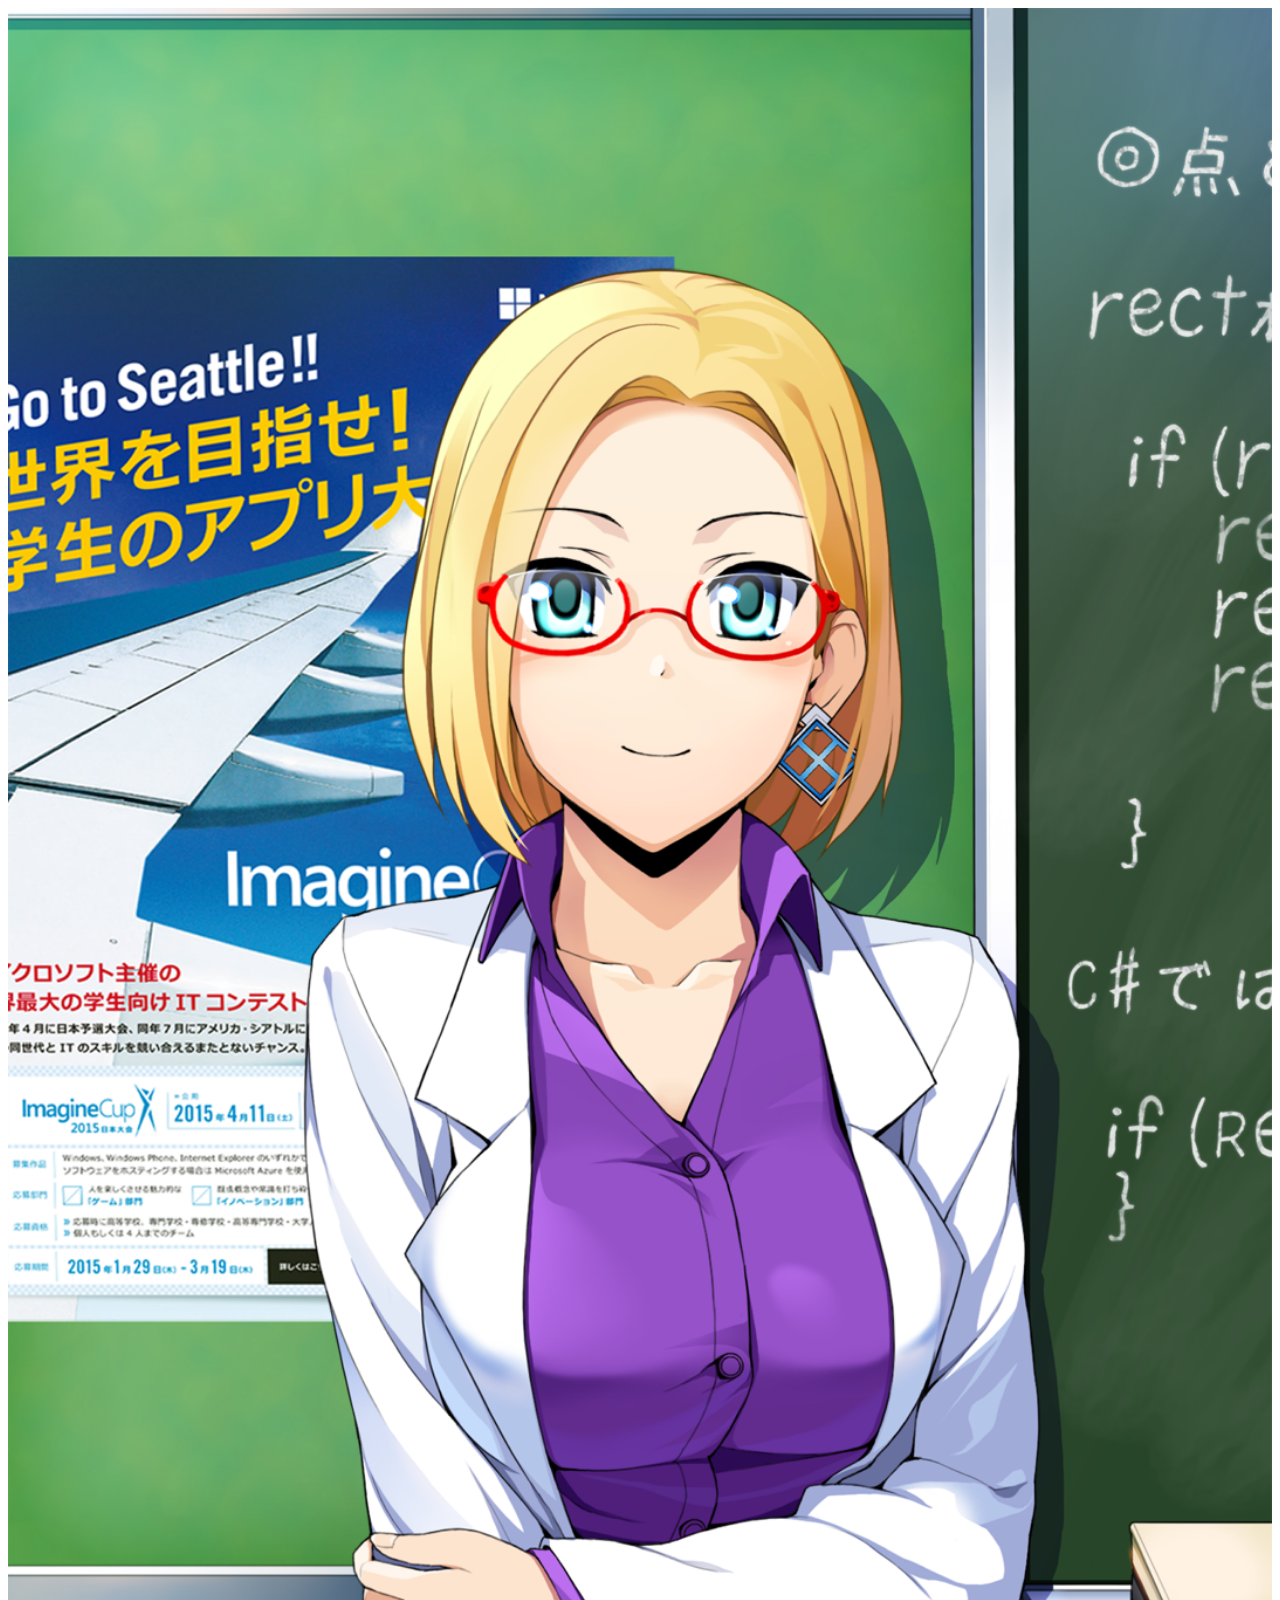
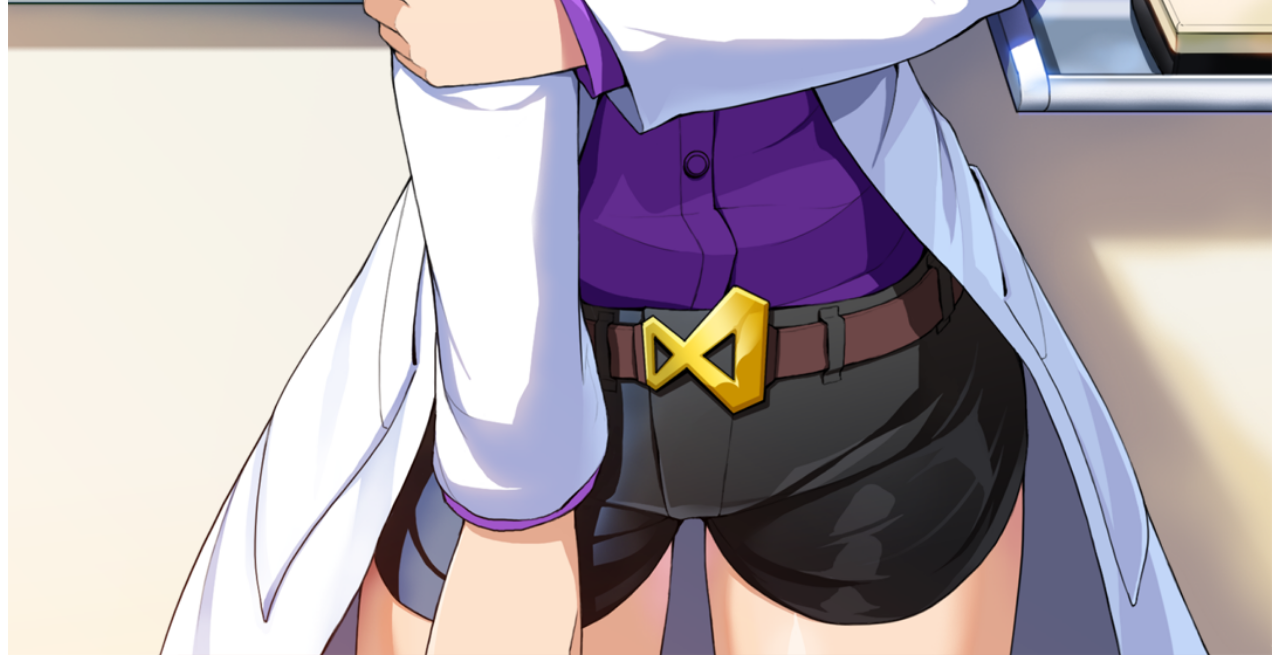
<file: Product/KabeDon.Cordova/KabeDon/platforms/android/assets/www/index.html>
﻿<!DOCTYPE html>
<html>
<head>
    <meta charset="utf-8" />
    <title>KabeDon</title>

    <!-- KabeDon references -->
    <link href="css/index.css" rel="stylesheet" />
</head>
<body>
    <img id="image" src="images/Cloudia1.png" style="width:100%" />

    <!-- Cordova reference, this is added to your app when it's built. -->
    <script src="cordova.js"></script>
    <script src="scripts/appBundle.js"></script>
</body>
</html>
</file>
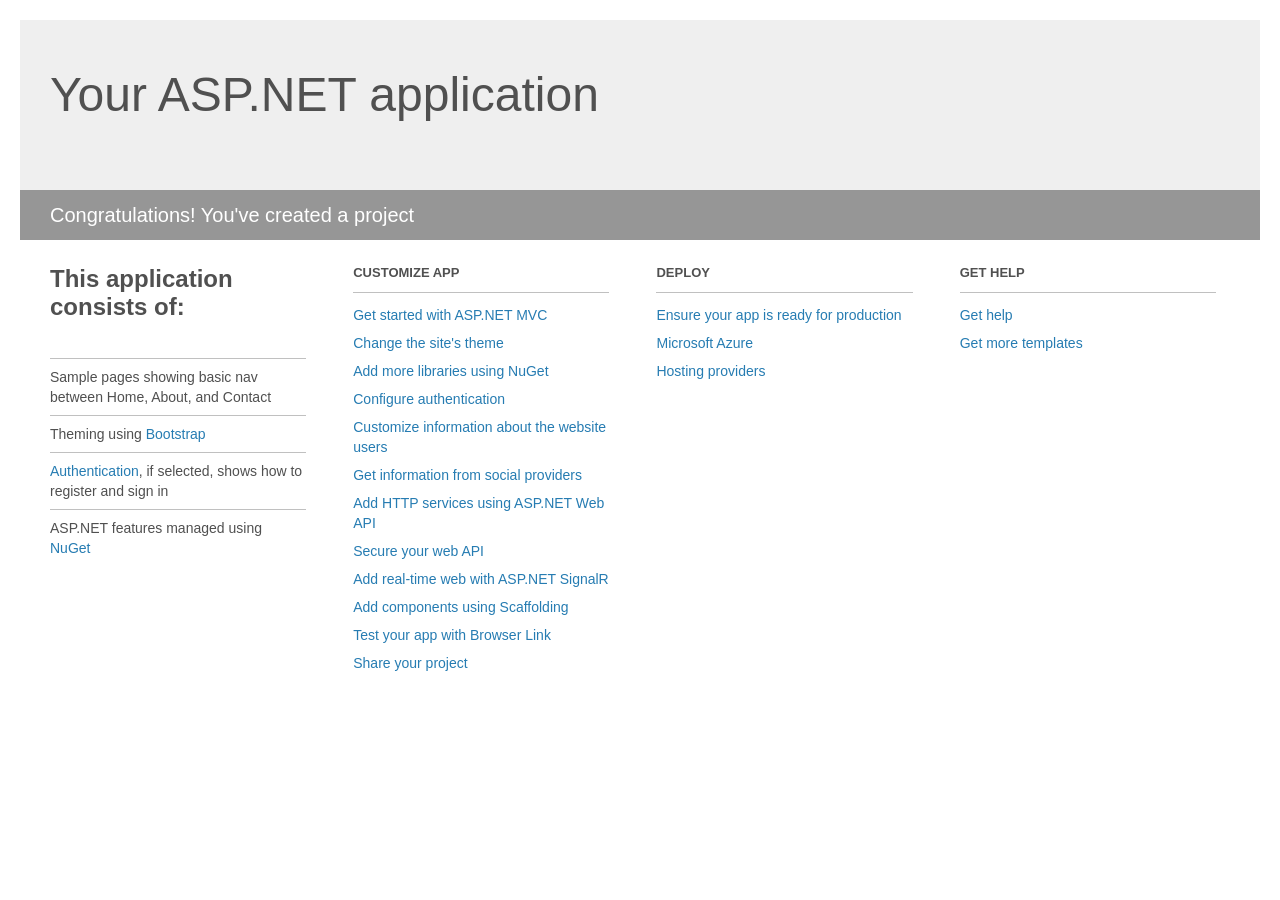
<file: Ideal/KabeDon/KabeDon.Server/Project_Readme.html>
﻿<!DOCTYPE html>
<html lang="en">
<head>
    <meta charset="utf-8" />
    <title>Your ASP.NET application</title>
    <style>
        body {
            background: #fff;
            color: #505050;
            font: 14px 'Segoe UI', tahoma, arial, helvetica, sans-serif;
            margin: 20px;
            padding: 0;
        }

        #header {
            background: #efefef;
            padding: 0;
        }

        h1 {
            font-size: 48px;
            font-weight: normal;
            margin: 0;
            padding: 0 30px;
            line-height: 150px;
        }

        p {
            font-size: 20px;
            color: #fff;
            background: #969696;
            padding: 0 30px;
            line-height: 50px;
        }

        #main {
            padding: 5px 30px;
        }

        .section {
            width: 21.7%;
            float: left;
            margin: 0 0 0 4%;
        }

            .section h2 {
                font-size: 13px;
                text-transform: uppercase;
                margin: 0;
                border-bottom: 1px solid silver;
                padding-bottom: 12px;
                margin-bottom: 8px;
            }

            .section.first {
                margin-left: 0;
            }

                .section.first h2 {
                    font-size: 24px;
                    text-transform: none;
                    margin-bottom: 25px;
                    border: none;
                }

                .section.first li {
                    border-top: 1px solid silver;
                    padding: 8px 0;
                }

            .section.last {
                margin-right: 0;
            }

        ul {
            list-style: none;
            padding: 0;
            margin: 0;
            line-height: 20px;
        }

        li {
            padding: 4px 0;
        }

        a {
            color: #267cb2;
            text-decoration: none;
        }

            a:hover {
                text-decoration: underline;
            }
    </style>
</head>
<body>

    <div id="header">
        <h1>Your ASP.NET application</h1>
        <p>Congratulations! You've created a project</p>
    </div>

    <div id="main">
        <div class="section first">
            <h2>This application consists of:</h2>
            <ul>
                <li>Sample pages showing basic nav between Home, About, and Contact</li>
                <li>Theming using <a href="http://go.microsoft.com/fwlink/?LinkID=320754">Bootstrap</a></li>
                <li><a href="http://go.microsoft.com/fwlink/?LinkID=320755">Authentication</a>, if selected, shows how to register and sign in</li>
                <li>ASP.NET features managed using <a href="http://go.microsoft.com/fwlink/?LinkID=320756">NuGet</a></li>
            </ul>
        </div>

        <div class="section">
            <h2>Customize app</h2>
            <ul>
                <li><a href="http://go.microsoft.com/fwlink/?LinkID=320757">Get started with ASP.NET MVC</a></li>
                <li><a href="http://go.microsoft.com/fwlink/?LinkID=320758">Change the site's theme</a></li>
                <li><a href="http://go.microsoft.com/fwlink/?LinkID=320759">Add more libraries using NuGet</a></li>
                <li><a href="http://go.microsoft.com/fwlink/?LinkID=320760">Configure authentication</a></li>
                <li><a href="http://go.microsoft.com/fwlink/?LinkID=320761">Customize information about the website users</a></li>
                <li><a href="http://go.microsoft.com/fwlink/?LinkID=320762">Get information from social providers</a></li>
                <li><a href="http://go.microsoft.com/fwlink/?LinkID=320763">Add HTTP services using ASP.NET Web API</a></li>
                <li><a href="http://go.microsoft.com/fwlink/?LinkID=320764">Secure your web API</a></li>
                <li><a href="http://go.microsoft.com/fwlink/?LinkID=320765">Add real-time web with ASP.NET SignalR</a></li>
                <li><a href="http://go.microsoft.com/fwlink/?LinkID=320766">Add components using Scaffolding</a></li>
                <li><a href="http://go.microsoft.com/fwlink/?LinkID=320767">Test your app with Browser Link</a></li>
                <li><a href="http://go.microsoft.com/fwlink/?LinkID=320768">Share your project</a></li>
            </ul>
        </div>

        <div class="section">
            <h2>Deploy</h2>
            <ul>
                <li><a href="http://go.microsoft.com/fwlink/?LinkID=320769">Ensure your app is ready for production</a></li>
                <li><a href="http://go.microsoft.com/fwlink/?LinkID=320770">Microsoft Azure</a></li>
                <li><a href="http://go.microsoft.com/fwlink/?LinkID=320771">Hosting providers</a></li>
            </ul>
        </div>

        <div class="section last">
            <h2>Get help</h2>
            <ul>
                <li><a href="http://go.microsoft.com/fwlink/?LinkID=320772">Get help</a></li>
                <li><a href="http://go.microsoft.com/fwlink/?LinkID=320773">Get more templates</a></li>
            </ul>
        </div>
    </div>

</body>
</html>
</file>
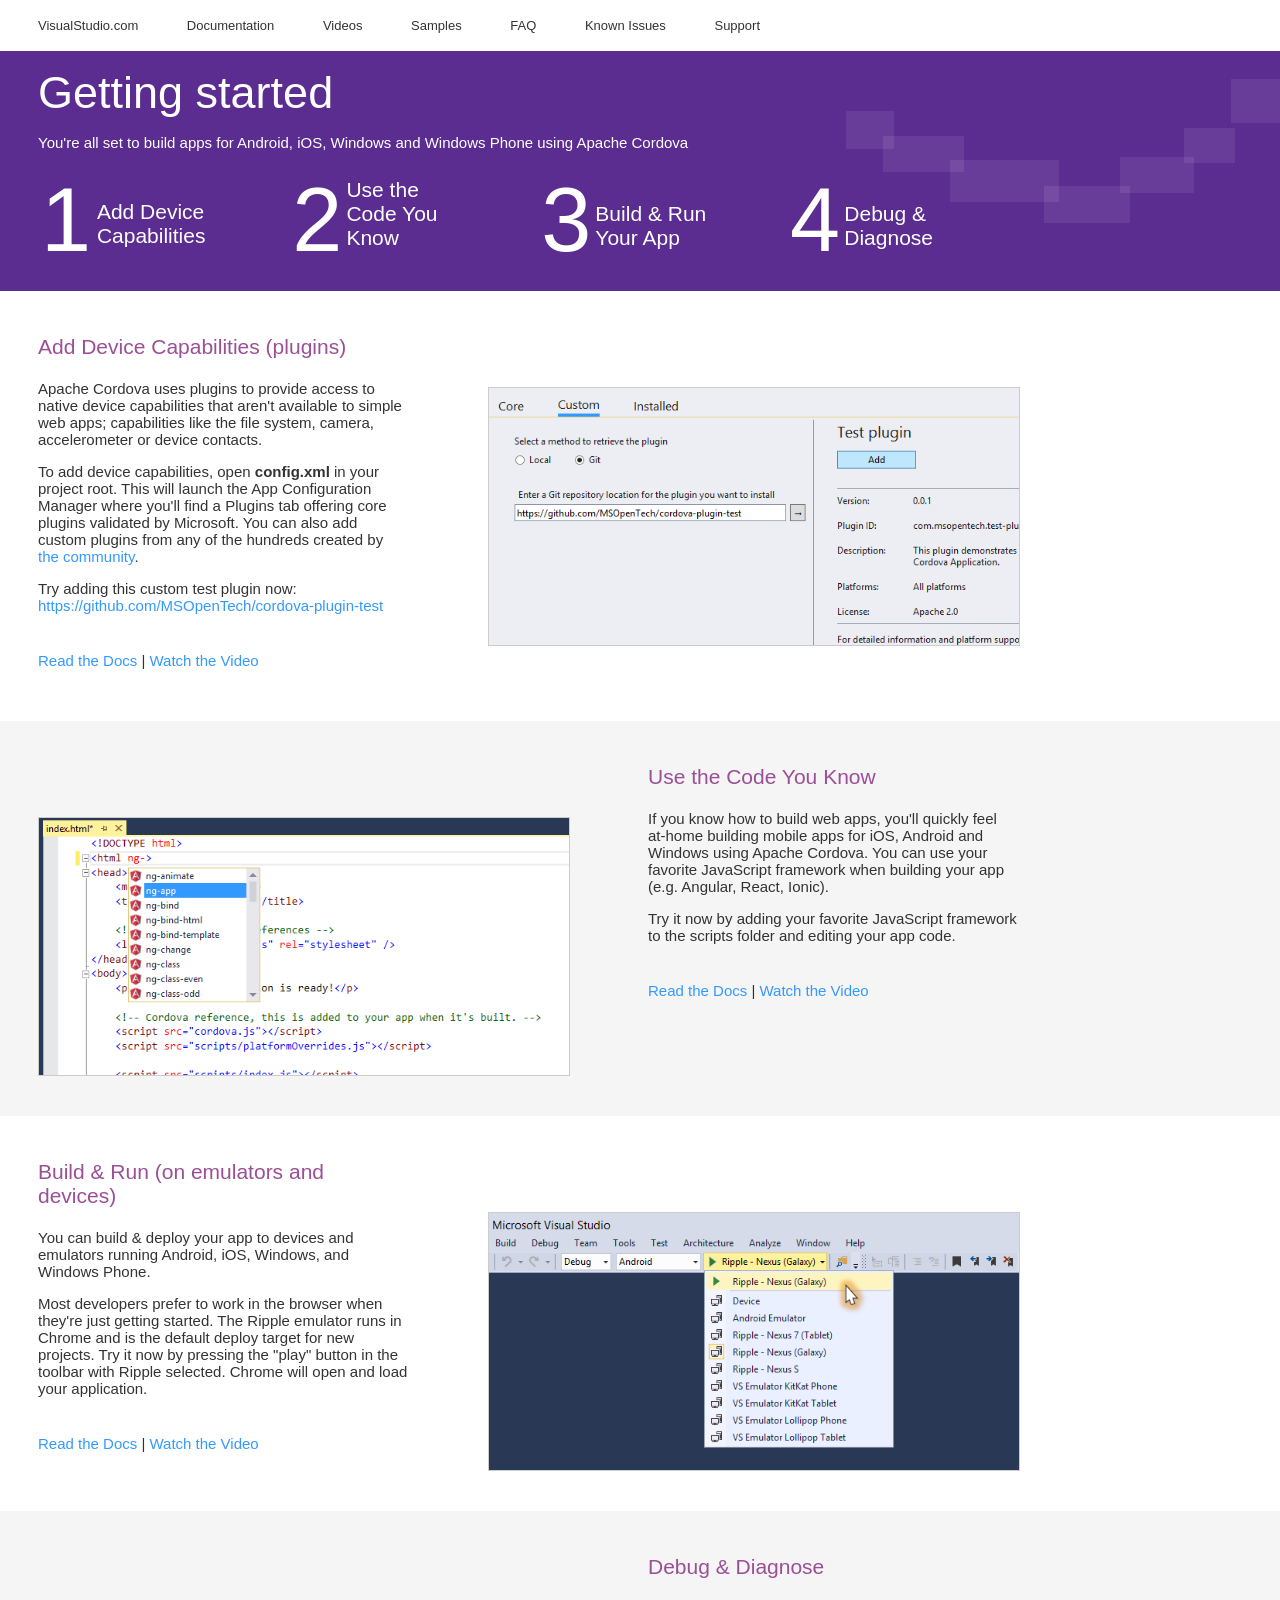
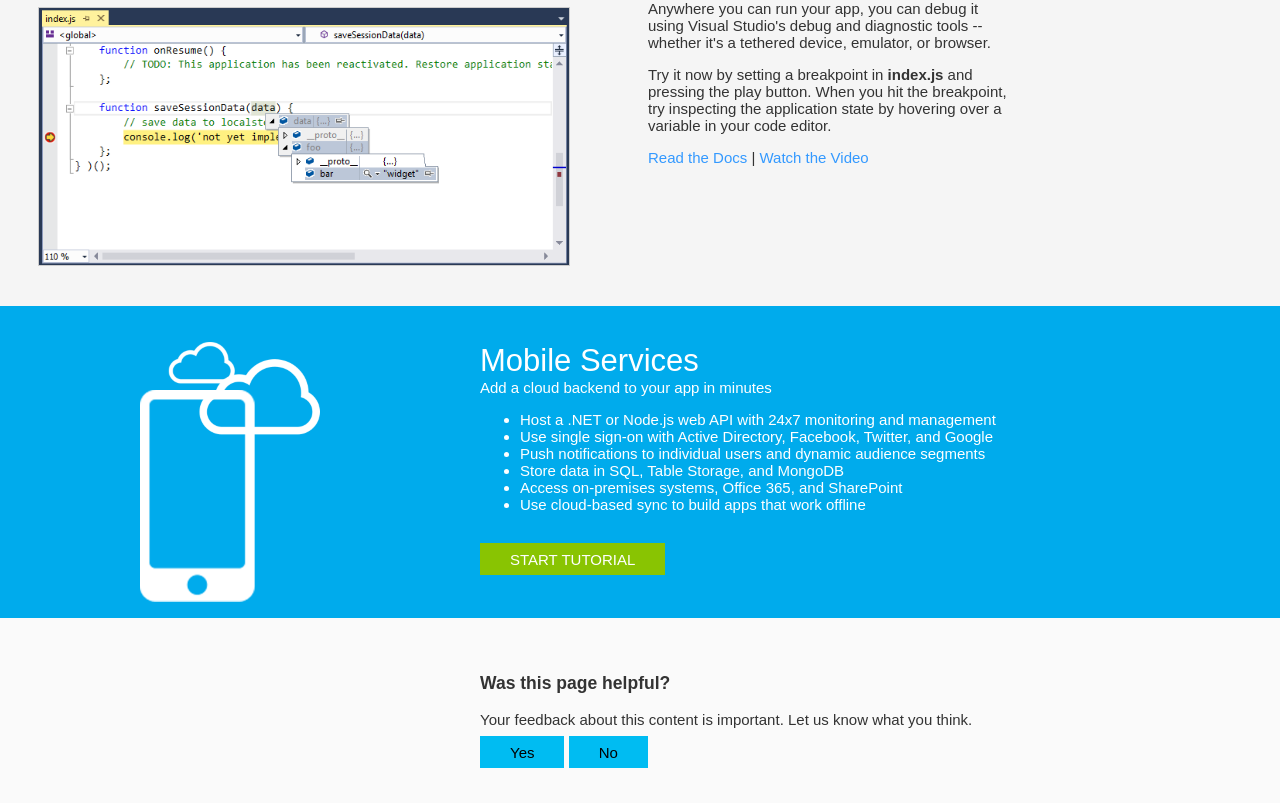
<file: Product/KabeDon.Cordova/KabeDon/Project_Readme.html>
<!DOCTYPE html>
<html>
<head>
	<title>Getting started with Visual Studio Tools for Apache Cordova</title>
	<style type="text/css">
		.startpage 			{ margin: 0; font: 15px 'Segoe UI', tahoma, arial, helvetica, sans-serif; text-align: left; min-width: 980px; color: #333; }

		a:link				{ text-decoration: none; color: #3399ff; }
		a:visited			{ text-decoration: none; }


		.nav 				{ font-size: 13px; display: block; margin: 0; padding: 18px 38px}
		.nav a				{ display: inline-block; text-align: left; padding-left: 45px; }
		.nav a:first-child	{ padding-left: 0px; }
		.nav a:link			{ text-decoration: none; color: #333; }
		.nav a:hover		{ color: #9b4f96; }


		.hero 				{ background-color: #5C2D91; color: #FFFFFF; padding: 16px 38px 16px; 
							  background-repeat: no-repeat;
							  background-image: url([data-uri]) }
		.hero > h1			{ font-size: 45px; font-weight: normal; margin: 0; padding: 0; }
		.hero > h2			{ font-size: 15px; font-weight: normal; margin: 15px 0; padding: 0; }

		.hero table			{ width: 1000px; margin: 10px 0 0 0; }
		.hero tr 			{ vertical-align: top; }

		.step a				{ color: white; font-size: 21px; }
		.step .snum			{ font-size: 90px; display: inline-block; }
		.step .jumplink		{ display: inline-block; width: 125px; vertical-align: super; }


		.pagewrap			{ margin: 0 auto 0 0; padding: 44px 38px 37px 38px; clear: both; overflow-x: hidden; }		
		.pagewrap.altbg		{ background-color: #F5F5F5; }

		.restricted			{ width: 980px; }

		.stepcontent		{ margin: 0; width: 370px; float: left; }
		.stepcontent > h2	{ font-size: 21px; font-weight: normal; margin: 0 0 21px 0; padding: 0; color: #9b4f96; }

		.stepcontent .moreinfo 	{ margin-top: 38px; }

		.stepimage 			{ width: 530px; float: right; }
		.stepimage img 		{ width: 530px; height: 257px; margin-top: 52px; border: 1px solid #ccc; }
		
		.altbg .stepcontent { float: right; }
		.altbg .stepimage   { float: left; }


		.sidekick			{ padding: 37px 33px 43px 480px; margin: 0; background-color: #00ABEC; color: #FFFFFF;
							  background-position: 140px 36px; 
							  background-repeat: no-repeat;
							  background-image: url([data-uri]) }
		.sidekick > h2		{ font-size: 31px; font-weight: normal; margin: 0; padding: 0; }
		.cpsloal > h3		{ font-size: 21px; font-weight: normal; margin: 48px 0 0 0; padding: 0; }
		.cpsloal p.alatsea	{ margin: 0; }
		
		.sidekick p 		{ margin-top: 0px; }
		.sidekick a 		{ padding: 0.5em 2em; background-color: #89c402; color: white; margin-top: 15px;  margin-right: 7px; text-transform: uppercase; display: inline-block; }
		.sidekick a:hover	{ background-color: #6A9800; }

		.feedbackhero 			{ padding: 37px 33px 43px 480px; background-color: #FAFAFA; }
		.feedbackhero a 		{ padding: 0.5em 2em; background-color: #00bcf2; color: black; margin-top: 2em; }
		.feedbackhero a:hover	{ background-color: black; color: white; }

	</style>
</head>
<body class="startpage">
	<div class="nav">
			<a target="_blank" href="http://go.microsoft.com/fwlink/?LinkID=533110">VisualStudio.com</a>
			<a target="_blank" href="http://go.microsoft.com/fwlink/?LinkID=533111">Documentation</a>
			<a target="_blank" href="http://go.microsoft.com/fwlink/?LinkID=533112">Videos</a>
			<a target="_blank" href="http://go.microsoft.com/fwlink/?LinkID=533113">Samples</a>
			<a target="_blank" href="http://go.microsoft.com/fwlink/?LinkID=533114">FAQ</a>
			<a target="_blank" href="http://go.microsoft.com/fwlink/?LinkID=533115">Known Issues</a>
			<a target="_blank" href="http://go.microsoft.com/fwlink/?LinkID=533116">Support</a>
	</div>
	<div class="hero">
		<h1>Getting started</h1>
		<h2>You're all set to build apps for Android, iOS, Windows and Windows Phone using Apache Cordova</h2>
		<table>
			<tr>
				<td class="step">
					<a href="#add_device_capabilities">
						<span class="snum">1 </span>
						<span class="jumplink">Add Device Capabilities</span>
					</a>
				</td>
				<td class="step">
					<span class="shadow"></span>
					<span class="snum">2 </span>
					<span class="jumplink"><a href="#edit_code">Use the Code You Know</a></span>
				</td>
				<td class="step">
					<span class="shadow"></span>
					<span class="snum">3 </span>
					<span class="jumplink"><a href="#build_and_run">Build &amp; Run Your App</a></span>
				</td>
				<td class="step">
					<span class="shadow"></span>
					<span class="snum">4 </span>
					<span class="jumplink"><a href="#debug_and_diagnose">Debug &amp; Diagnose</a></span>
				</td>
			</tr>
		</table>
	</div>


	<div class="pagewrap">
		<div class="restricted">
			<div class="stepcontent">
				<h2 id="add_device_capabilities">Add Device Capabilities (plugins)</h2>
				<p>Apache Cordova uses plugins to provide access to native device capabilities that aren't available to simple web apps; capabilities like the file system, camera, accelerometer or device contacts.</p>
				<p>To add device capabilities, open <strong>config.xml</strong> in your project root. This will launch the App Configuration Manager where you'll find a Plugins tab offering core plugins validated by Microsoft.  You can also add custom plugins from any of the hundreds created by <a target="_blank" href="http://go.microsoft.com/fwlink/?LinkID=533117">the community</a>. </p>

				<p>Try adding this custom test plugin now: <a target="_blank" href="http://go.microsoft.com/fwlink/?LinkID=533118">https://github.com/MSOpenTech/cordova-plugin-test</a></p>


				<p class="moreinfo"><a target="_blank" href="http://go.microsoft.com/fwlink/?LinkID=533119">Read the Docs</a> | <a target="_blank" href="http://go.microsoft.com/fwlink/?LinkID=533120">Watch the Video</a></p>
			</div>
			<div class="stepimage">
				<img width='685' height='332' title='' alt='' src='[data-uri]'>
			</div>
		</div>	
	</div>

	<div class="pagewrap altbg">
		<div class="restricted">
			<div class="stepcontent">
				<h2 id="edit_code">Use the Code You Know</h2>
				<p>If you know how to build web apps, you'll quickly feel at-home building mobile apps for iOS, Android and Windows using Apache Cordova. You can use your favorite JavaScript framework when building your app (e.g. Angular, React, Ionic).</p>
				<p>Try it now by adding your favorite JavaScript framework to the scripts folder and editing your app code.</p>
				<p class="moreinfo"><a target="_blank" href="http://go.microsoft.com/fwlink/?LinkID=533121">Read the Docs</a> | <a target="_blank" href="http://go.microsoft.com/fwlink/?LinkID=533122">Watch the Video</a></p>
			</div>
			<div class="stepimage">
				<img width='685' height='332' title='' alt='' src='[data-uri]'>
			</div>
		</div>
	</div>

	<div class="pagewrap">
		<div class="restricted">
			<div class="stepcontent">
				<h2 id="build_and_run">Build &amp; Run (on emulators and devices)</h2>
				<p>You can build &amp; deploy your app to devices and emulators running Android, iOS, Windows, and Windows Phone.</p>
				<p>Most developers prefer to work in the browser when they're just getting started. The Ripple emulator runs in Chrome and is the default deploy target for new projects. Try it now by pressing the "play" button in the toolbar with Ripple selected. Chrome will open and load your application.</p>
				
				<p class="moreinfo"><a target="_blank" href="http://go.microsoft.com/fwlink/?LinkID=533123">Read the Docs</a> | <a target="_blank" href="http://go.microsoft.com/fwlink/?LinkID=533124">Watch the Video</a></p>
			</div>
			<div class="stepimage">
				<img width='685' height='332' title='' alt='' src='[data-uri]'>
			</div>
		</div>
	</div>

	<div class="pagewrap altbg">
		<div class="restricted">
			<div class="stepcontent">
				<h2 id="debug_and_diagnose">Debug &amp; Diagnose</h2>
				<p>Anywhere you can run your app, you can debug it using Visual Studio's debug and diagnostic tools -- whether it's a tethered device, emulator, or browser.</p>
				<p>Try it now by setting a breakpoint in <strong>index.js</strong> and pressing the play button.  When you hit the breakpoint, try inspecting the application state by hovering over a variable in your code editor.</p>
				<p><a target="_blank" href="http://go.microsoft.com/fwlink/?LinkID=533125">Read the Docs</a> | <a target="_blank" href="http://go.microsoft.com/fwlink/?LinkID=533126">Watch the Video</a></p>
			</div>
			<div class="stepimage">
				<img width='685' height='332' title='' alt='' src='[data-uri]'>
			</div>
		</div>
	</div>

	<div class="sidekick cpsloal">
		<h2>Mobile Services</h2>
		<p>Add a cloud backend to your app in minutes</p>
		<ul>
			<li>Host a .NET or Node.js web API with 24x7 monitoring and management</li>
			<li>Use single sign-on with Active Directory, Facebook, Twitter, and Google</li>
			<li>Push notifications to individual users and dynamic audience segments</li>
			<li>Store data in SQL, Table Storage, and MongoDB</li>
			<li>Access on-premises systems, Office 365, and SharePoint</li>
			<li>Use cloud-based sync to build apps that work offline</li>
		</ul>
		<a target="_blank" href="http://go.microsoft.com/fwlink/?LinkID=533127">Start Tutorial</a>
	</div>


	<div class="feedbackhero">
		<h3>Was this page helpful?</h3>
		<p class="alatsea">Your feedback about this content is important. Let us know what you think.</p>
		<a target="_blank" href="http://go.microsoft.com/fwlink/?LinkID=533128">Yes</a>
		<a target="_blank" href="http://go.microsoft.com/fwlink/?LinkID=533129">No</a>
	</div>


</body>
</html>
</file>
<file: Product/KabeDon.Cordova/KabeDon/platforms/android/assets/www/css/index.css>
﻿body {
}
</file>
